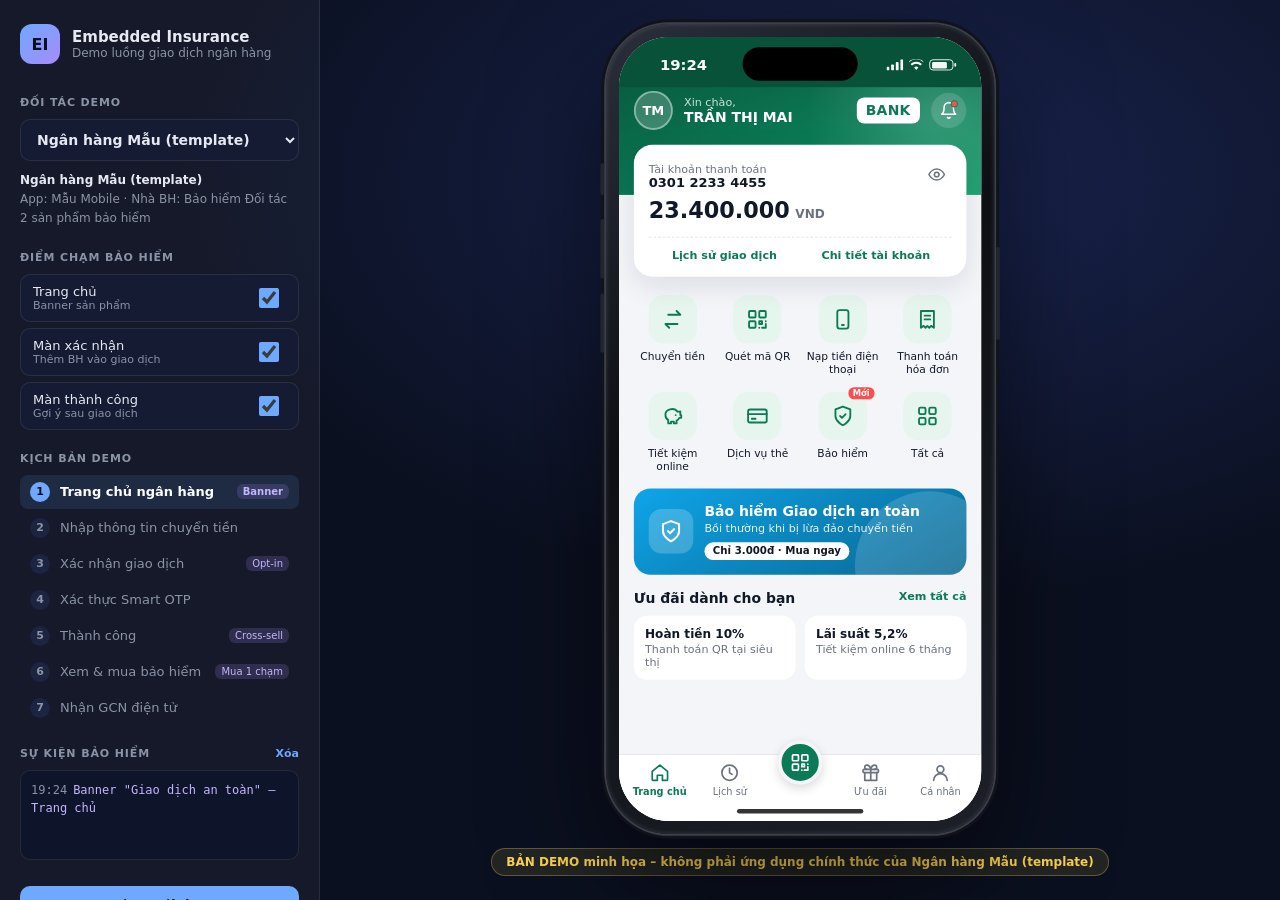
<file: index.html>
<!doctype html>
<html lang="vi">
<head>
  <meta charset="utf-8">
  <meta name="viewport" content="width=device-width, initial-scale=1, viewport-fit=cover">
  <meta name="robots" content="noindex, nofollow">
  <title>Embedded Insurance Demo</title>
  <link rel="preconnect" href="https://fonts.googleapis.com">
  <link href="https://fonts.googleapis.com/css2?family=Google+Sans+Flex:wght@400..800&family=Mulish:wght@400..800&display=swap" rel="stylesheet">
  <link rel="stylesheet" href="css/styles.css">
  <link rel="stylesheet" href="css/skin-sacombank.css">
</head>
<body>
  <div class="stage">
    <!-- PANEL ĐIỀU KHIỂN (người trình bày) -->
    <aside class="panel" id="panel">
      <div class="panel-brand">
        <div class="panel-logo">EI</div>
        <div>
          <div class="panel-title">Embedded Insurance</div>
          <div class="panel-sub">Demo luồng giao dịch ngân hàng</div>
        </div>
        <button class="panel-close" id="btnPanelClose" aria-label="Đóng">✕</button>
      </div>

      <label class="p-label" for="partnerSelect">Đối tác demo</label>
      <select id="partnerSelect" class="p-select"></select>
      <div class="p-meta" id="partnerMeta"></div>

      <div class="p-label">Điểm chạm bảo hiểm</div>
      <div class="p-toggles" id="placementToggles"></div>

      <div class="p-label">Kịch bản demo</div>
      <ol class="p-steps" id="steps"></ol>

      <div class="p-label">Sự kiện bảo hiểm <button class="p-link" id="clearLog">Xóa</button></div>
      <div class="p-log" id="eventLog"></div>

      <div class="p-actions">
        <button class="p-btn" id="btnReset">↺ Làm mới demo</button>
        <button class="p-btn ghost" id="btnPresent">Chế độ trình chiếu (P)</button>
      </div>
    </aside>
    <div class="panel-scrim" id="panelScrim"></div>

    <!-- ĐIỆN THOẠI -->
    <main class="device-area">
      <div class="device-wrap" id="deviceWrap">
        <div class="phone" id="phone">
          <div class="phone-btn b1"></div><div class="phone-btn b2"></div><div class="phone-btn b3"></div><div class="phone-btn b4"></div>
          <div class="screen" id="screen">
            <div class="island"></div>
            <div class="statusbar">
              <span id="clock">9:41</span>
              <span class="sb-icons">
                <svg width="18" height="12" viewBox="0 0 18 12"><rect x="0" y="8" width="3" height="4" rx="1"/><rect x="5" y="5.5" width="3" height="6.5" rx="1"/><rect x="10" y="3" width="3" height="9" rx="1"/><rect x="15" y="0" width="3" height="12" rx="1"/></svg>
                <svg width="16" height="12" viewBox="0 0 16 12"><path d="M8 11.5l2.3-2.6a3.3 3.3 0 00-4.6 0zM3.4 6.7a6.6 6.6 0 019.2 0l1.5-1.7a8.9 8.9 0 00-12.2 0zM.2 3.1a11.3 11.3 0 0115.6 0L16 3 14.6 1.4A13.4 13.4 0 001.4 1.4L0 3z"/></svg>
                <span class="batt"><span></span></span>
              </span>
            </div>
            <div class="app" id="app"></div>
            <div class="sheet-backdrop" id="sheetBackdrop"></div>
            <div class="sheet" id="sheet"></div>
            <div class="toast" id="toast"></div>
            <div class="home-ind"></div>
          </div>
        </div>
      </div>
      <div class="demo-note"><span id="demoNote">Bản demo minh họa</span><button class="note-btn" id="btnPanel">⚙ Điều khiển</button></div>
    </main>
  </div>

  <!-- ===== PROFILE ĐỐI TÁC: thêm 1 dòng cho mỗi ngân hàng ===== -->
  <script src="profiles/template.js"></script>
  <script src="profiles/insurex.js"></script>
  <script src="profiles/sacombank.js"></script>
  <!-- ========================================================== -->

  <!-- Skin riêng theo đối tác (nạp trước app.js) -->
  <script src="js/skin-sacombank.js"></script>

  <script src="js/app.js"></script>
</body>
</html>
</file>
<file: css/styles.css>
/* ============ OUTER STAGE ============ */
:root {
  --stage-bg: #0B1020;
  --panel-bg: rgba(255, 255, 255, .04);
  --panel-line: rgba(255, 255, 255, .09);
  --panel-text: #E6E9F2;
  --panel-muted: #8B93A7;
  --panel-accent: #6EA8FF;
}
* { box-sizing: border-box; margin: 0; padding: 0; }
html, body { height: 100%; }
body {
  font-family: 'Google Sans Flex', system-ui, -apple-system, sans-serif;
  background: radial-gradient(1200px 700px at 70% 20%, #1A2450 0%, var(--stage-bg) 60%);
  color: var(--panel-text);
  overflow: hidden;
}
button { font: inherit; cursor: pointer; border: 0; background: none; color: inherit; }
input, textarea, select { font: inherit; }

.stage { display: flex; height: 100vh; height: 100dvh; }

.panel {
  width: 320px; flex-shrink: 0; padding: 24px 20px; overflow-y: auto;
  background: var(--panel-bg); border-right: 1px solid var(--panel-line);
  display: flex; flex-direction: column; gap: 10px;
  transition: margin-left .3s ease;
}
body.present .panel { margin-left: -320px; }
.panel-brand { display: flex; gap: 12px; align-items: center; margin-bottom: 10px; }
.panel-logo {
  width: 40px; height: 40px; border-radius: 12px; display: grid; place-items: center;
  background: linear-gradient(135deg, #6EA8FF, #A78BFA); font-weight: 800; color: #0B1020;
}
.panel-title { font-weight: 700; font-size: 15px; }
.panel-sub { font-size: 12px; color: var(--panel-muted); }
.p-label {
  font-size: 11px; font-weight: 600; letter-spacing: .08em; text-transform: uppercase;
  color: var(--panel-muted); margin-top: 12px; display: flex; justify-content: space-between; align-items: center;
}
.p-link { font-size: 11px; color: var(--panel-accent); text-transform: none; letter-spacing: 0; }
.p-select {
  width: 100%; padding: 11px 12px; border-radius: 10px; border: 1px solid var(--panel-line);
  background: #141B33; color: var(--panel-text); font-weight: 600; font-size: 14px;
}
.p-meta { font-size: 12px; color: var(--panel-muted); line-height: 1.6; }
.p-meta b { color: var(--panel-text); font-weight: 600; }
.p-toggles { display: flex; flex-direction: column; gap: 6px; }
.p-toggle {
  display: flex; justify-content: space-between; align-items: center; gap: 10px;
  padding: 9px 12px; border-radius: 10px; background: #141B33; border: 1px solid var(--panel-line); font-size: 13px;
}
.p-toggle small { display: block; color: var(--panel-muted); font-size: 11px; }
.p-toggle input { width: 34px; height: 20px; accent-color: var(--panel-accent); }
.p-steps { list-style: none; display: flex; flex-direction: column; gap: 2px; counter-reset: s; }
.p-steps li {
  counter-increment: s; font-size: 13px; padding: 7px 10px; border-radius: 8px; color: var(--panel-muted);
  display: flex; gap: 10px; align-items: center;
}
.p-steps li::before {
  content: counter(s); width: 20px; height: 20px; border-radius: 50%; flex-shrink: 0;
  display: grid; place-items: center; font-size: 11px; font-weight: 700; background: #1C2442;
}
.p-steps li.done { color: var(--panel-text); }
.p-steps li.done::before { background: #2E7D5B; content: '✓'; }
.p-steps li.active { background: rgba(110, 168, 255, .12); color: #fff; font-weight: 600; }
.p-steps li.active::before { background: var(--panel-accent); color: #0B1020; }
.p-steps li.ins { }
.p-steps li .tag { margin-left: auto; font-size: 10px; padding: 2px 6px; border-radius: 6px; background: rgba(167, 139, 250, .18); color: #C4B5FD; }
.p-log {
  min-height: 90px; max-height: 200px; overflow-y: auto; font-size: 12px; line-height: 1.5;
  background: #0E1429; border: 1px solid var(--panel-line); border-radius: 10px; padding: 8px 10px;
  font-family: ui-monospace, SFMono-Regular, Menlo, monospace;
}
.p-log .empty { color: var(--panel-muted); font-family: 'Google Sans Flex', sans-serif; }
.p-log div { padding: 2px 0; }
.p-log .t { color: var(--panel-muted); margin-right: 6px; }
.p-log .ev { color: #C4B5FD; }
.p-log .ev.buy { color: #6EE7B7; }
.p-actions { display: flex; flex-direction: column; gap: 8px; margin-top: auto; padding-top: 16px; }
.p-btn {
  padding: 11px; border-radius: 10px; background: var(--panel-accent); color: #0B1020; font-weight: 700; font-size: 13px;
}
.p-btn.ghost { background: transparent; border: 1px solid var(--panel-line); color: var(--panel-text); font-weight: 500; }

.device-area { flex: 1; display: flex; flex-direction: column; align-items: center; justify-content: center; gap: 14px; overflow: hidden; position: relative; }
.demo-note { font-size: 12px; font-weight: 600; color: #FCD34D; background: rgba(252, 211, 77, .1); border: 1px solid rgba(252, 211, 77, .3); padding: 6px 14px; border-radius: 20px; text-align: center; }
.device-wrap { position: relative; }

/* ============ PHONE FRAME ============ */
.phone {
  position: absolute; top: 0; left: 0; transform-origin: top left;
  width: 418px; height: 872px; border-radius: 68px; padding: 14px;
  background: linear-gradient(145deg, #2B2F3A, #0D0F14 40%, #1D2029);
  box-shadow: 0 0 0 2px #3A3F4C, 0 0 0 5px #111319, 0 50px 120px rgba(0, 0, 0, .55), inset 0 0 6px rgba(255, 255, 255, .15);
}
.phone-btn { position: absolute; background: #23262F; border-radius: 3px; width: 4px; }
.phone-btn.b1 { left: -6px; top: 150px; height: 34px; }
.phone-btn.b2 { left: -6px; top: 210px; height: 64px; }
.phone-btn.b3 { left: -6px; top: 290px; height: 64px; }
.phone-btn.b4 { right: -6px; top: 240px; height: 100px; }

.screen {
  --p: #1B3C8C; --pd: #0F2766; --ac: #2EA3F2; --soft: #EAF1FB; --hero: var(--p);
  --bg: #F3F5F9; --card: #fff; --text: #111827; --muted: #6B7280; --line: #E5E7EB;
  --ok: #10B981; --warn: #F59E0B; --err: #EF4444;
  position: relative; width: 390px; height: 844px; border-radius: 54px; overflow: hidden;
  background: var(--bg); color: var(--text); font-size: 14px;
  isolation: isolate;
}
.island {
  position: absolute; top: 11px; left: 50%; transform: translateX(-50%);
  width: 124px; height: 36px; border-radius: 20px; background: #000; z-index: 50;
}
.statusbar {
  position: absolute; top: 0; left: 0; right: 0; height: 54px; z-index: 40;
  display: flex; justify-content: space-between; align-items: center; padding: 6px 30px 0 44px;
  font-weight: 600; font-size: 16px; color: var(--sbc, #fff); pointer-events: none;
  background: var(--sbg, var(--pd)); transition: background .2s;
}
.statusbar svg { fill: currentColor; }
.sb-icons { display: flex; gap: 6px; align-items: center; }
.batt { width: 26px; height: 12px; border: 1.5px solid currentColor; border-radius: 4px; padding: 1.5px; opacity: .95; position: relative; }
.batt span { display: block; height: 100%; width: 78%; background: currentColor; border-radius: 1.5px; }
.batt::after { content: ''; position: absolute; right: -4px; top: 3px; width: 2px; height: 4px; background: currentColor; border-radius: 1px; }
.home-ind {
  position: absolute; bottom: 8px; left: 50%; transform: translateX(-50%); width: 136px; height: 5px;
  border-radius: 3px; background: #111; z-index: 60; pointer-events: none; opacity: .85;
}
.screen.dark-ind .home-ind { background: #fff; }

/* ============ APP ============ */
.app { position: absolute; inset: 0; }
.scr { position: absolute; inset: 0; display: flex; flex-direction: column; background: var(--bg); animation: slideIn .28s ease; }
.scr.fade { animation: fadeIn .25s ease; }
@keyframes slideIn { from { transform: translateX(28px); opacity: 0; } to { transform: none; opacity: 1; } }
@keyframes fadeIn { from { opacity: 0; } to { opacity: 1; } }
.body { flex: 1; overflow-y: auto; overflow-x: hidden; scrollbar-width: none; }
.body::-webkit-scrollbar { display: none; }
.pad { padding: 16px; }
.footer { padding: 12px 16px 30px; background: var(--card); border-top: 1px solid var(--line); }

/* nav */
.nav {
  background: var(--hero); color: #fff; padding: 56px 8px 14px; display: flex; align-items: center; flex-shrink: 0;
}
.nav-title { flex: 1; text-align: center; font-weight: 700; font-size: 17px; }
.nav-btn { width: 40px; height: 40px; display: grid; place-items: center; border-radius: 12px; color: #fff; }
.nav-btn:active { background: rgba(255, 255, 255, .15); }

/* buttons */
.btn {
  width: 100%; height: 50px; border-radius: 14px; font-weight: 700; font-size: 16px;
  display: flex; align-items: center; justify-content: center; gap: 8px; transition: transform .1s, opacity .2s;
}
.btn:active { transform: scale(.98); }
.btn.primary { background: var(--p); color: #fff; }
.btn.primary:disabled { background: #C7CCD8; color: #fff; cursor: not-allowed; transform: none; }
.btn.outline { border: 1.5px solid var(--p); color: var(--p); background: #fff; }
.btn.soft { background: var(--soft); color: var(--p); }
.btn-row { display: flex; gap: 10px; }

/* home */
.home-hero { background: var(--hero); color: #fff; padding: 58px 16px 70px; position: relative; overflow: hidden; }
.home-hero::after {
  content: ''; position: absolute; width: 280px; height: 280px; border-radius: 50%; right: -90px; top: -60px;
  background: radial-gradient(circle, rgba(255, 255, 255, .16), transparent 70%);
}
.home-top { display: flex; align-items: center; gap: 12px; position: relative; z-index: 1; }
.avatar {
  width: 42px; height: 42px; border-radius: 50%; background: rgba(255, 255, 255, .2); display: grid; place-items: center;
  font-weight: 700; border: 2px solid rgba(255, 255, 255, .4);
}
.hello { font-size: 12px; opacity: .8; }
.uname { font-weight: 700; font-size: 15px; }
.spacer { flex: 1; }
.logo-chip {
  font-weight: 800; letter-spacing: .02em; font-size: 15px; padding: 5px 10px; border-radius: 8px;
  background: #fff; color: var(--p);
}
.icon-btn { width: 38px; height: 38px; border-radius: 50%; display: grid; place-items: center; background: rgba(255, 255, 255, .14); color: #fff; position: relative; }
.icon-btn .dot { position: absolute; top: 8px; right: 9px; width: 8px; height: 8px; border-radius: 50%; background: #FF4D4F; border: 1.5px solid var(--p); }

.acct-card {
  margin: -54px 16px 0; background: var(--card); border-radius: 20px; padding: 16px; position: relative; z-index: 2;
  box-shadow: 0 10px 30px rgba(16, 24, 40, .1);
}
.acct-row { display: flex; justify-content: space-between; align-items: center; }
.acct-label { font-size: 12px; color: var(--muted); }
.acct-no { font-weight: 600; font-size: 14px; display: flex; align-items: center; gap: 6px; }
.acct-bal { font-size: 24px; font-weight: 800; color: var(--text); margin-top: 6px; display: flex; align-items: baseline; gap: 6px; }
.acct-bal small { font-size: 13px; font-weight: 600; color: var(--muted); }
.acct-eye { color: var(--muted); padding: 6px; }
.acct-links { display: flex; border-top: 1px dashed var(--line); margin-top: 14px; padding-top: 12px; }
.acct-links button { flex: 1; font-size: 12px; color: var(--p); font-weight: 600; }

.quick { display: grid; grid-template-columns: repeat(4, 1fr); gap: 16px 8px; padding: 20px 16px 8px; }
.q-item { display: flex; flex-direction: column; align-items: center; gap: 7px; font-size: 11.5px; text-align: center; line-height: 1.25; color: var(--text); }
.q-ic {
  width: 52px; height: 52px; border-radius: 16px; display: grid; place-items: center; background: var(--soft); color: var(--p);
  position: relative; transition: transform .1s;
}
.q-item:active .q-ic { transform: scale(.94); }
.q-ic .new { position: absolute; top: -5px; right: -8px; font-size: 9px; font-weight: 700; background: #FF4D4F; color: #fff; padding: 1px 5px; border-radius: 6px; }

.sec-title { font-weight: 700; font-size: 15px; padding: 16px 16px 10px; display: flex; justify-content: space-between; }
.sec-title a { font-size: 12px; color: var(--p); font-weight: 600; }

.promo {
  margin: 8px 16px 0; border-radius: 18px; padding: 16px; color: #fff; position: relative; overflow: hidden; text-align: left; width: calc(100% - 32px);
  display: flex; gap: 12px; align-items: center;
}
.promo::after { content: ''; position: absolute; width: 160px; height: 160px; border-radius: 50%; right: -40px; bottom: -70px; background: rgba(255, 255, 255, .15); }
.promo .pi { width: 48px; height: 48px; border-radius: 14px; background: rgba(255, 255, 255, .2); display: grid; place-items: center; flex-shrink: 0; }
.promo .pt { font-weight: 700; font-size: 15px; }
.promo .ps { font-size: 12px; opacity: .9; margin-top: 2px; }
.promo .pbadge { display: inline-block; margin-top: 8px; font-size: 11px; font-weight: 700; padding: 3px 9px; border-radius: 20px; background: #fff; color: var(--text); position: relative; z-index: 1; }

.tiles { display: grid; grid-template-columns: 1fr 1fr; gap: 10px; padding: 0 16px 16px; }
.tile { background: var(--card); border-radius: 14px; padding: 12px; font-size: 12px; color: var(--muted); }
.tile b { display: block; color: var(--text); font-size: 13px; margin-bottom: 2px; }

.tabbar {
  display: flex; background: var(--card); border-top: 1px solid var(--line); padding: 8px 6px 26px; flex-shrink: 0;
}
.tab { flex: 1; display: flex; flex-direction: column; align-items: center; gap: 3px; font-size: 10.5px; color: var(--muted); }
.tab.on { color: var(--p); font-weight: 600; }
.tab.center .tc { width: 48px; height: 48px; margin-top: -24px; border-radius: 50%; background: var(--p); color: #fff; display: grid; place-items: center; border: 4px solid var(--bg); box-shadow: 0 4px 12px rgba(0, 0, 0, .15); }

/* transfer form */
.card { background: var(--card); border-radius: 16px; padding: 14px; }
.card + .card { margin-top: 12px; }
.src { display: flex; align-items: center; gap: 12px; }
.src .si { width: 40px; height: 40px; border-radius: 12px; background: var(--soft); color: var(--p); display: grid; place-items: center; font-weight: 800; font-size: 11px; }
.src .sn { font-weight: 600; }
.src .sb { font-size: 12px; color: var(--muted); }
.seg { display: flex; background: #E9ECF2; border-radius: 12px; padding: 3px; margin: 14px 0; }
.seg button { flex: 1; padding: 8px 4px; font-size: 12.5px; border-radius: 10px; color: var(--muted); font-weight: 500; }
.seg button.on { background: #fff; color: var(--p); font-weight: 700; box-shadow: 0 1px 3px rgba(0, 0, 0, .08); }
.lbl { font-size: 12px; color: var(--muted); font-weight: 500; margin: 0 2px 8px; }
.contacts { display: flex; gap: 14px; overflow-x: auto; padding-bottom: 4px; scrollbar-width: none; margin-bottom: 14px; }
.contacts::-webkit-scrollbar { display: none; }
.ct { display: flex; flex-direction: column; align-items: center; gap: 5px; width: 62px; flex-shrink: 0; font-size: 10.5px; text-align: center; line-height: 1.2; }
.ct .ca { width: 46px; height: 46px; border-radius: 50%; background: #fff; border: 1.5px solid var(--line); display: grid; place-items: center; font-weight: 700; color: var(--p); font-size: 13px; }
.ct.sel .ca { border-color: var(--p); background: var(--soft); }
.ct .cb { color: var(--muted); font-size: 9.5px; }
.field { background: var(--card); border: 1.5px solid var(--line); border-radius: 14px; padding: 9px 14px; margin-bottom: 10px; transition: border-color .15s; display: block; width: 100%; text-align: left; }
.field:focus-within { border-color: var(--p); }
.field label, .field .fl { font-size: 11.5px; color: var(--muted); display: block; }
.field input, .field textarea { width: 100%; border: 0; outline: 0; background: transparent; font-size: 16px; font-weight: 600; color: var(--text); padding: 3px 0 1px; resize: none; }
.field input::placeholder, .field textarea::placeholder { color: #B6BCC8; font-weight: 500; }
.field .fv { font-size: 15px; font-weight: 600; padding: 3px 0 1px; display: flex; justify-content: space-between; align-items: center; color: var(--text); }
.field .fv.ph { color: #B6BCC8; font-weight: 500; }
.field-amt { display: flex; align-items: center; }
.field-amt input { font-size: 22px; font-weight: 800; }
.field-amt .cur { font-weight: 700; color: var(--muted); }
.namerow { margin: -4px 4px 12px; font-size: 13px; min-height: 18px; display: flex; align-items: center; gap: 6px; }
.namerow.ok { color: var(--ok); font-weight: 700; }
.namerow.load { color: var(--muted); }
.words { font-size: 12px; color: var(--muted); font-style: italic; margin: -4px 4px 10px; min-height: 16px; }
.words.err { color: var(--err); font-style: normal; }
.chips { display: flex; gap: 8px; margin-bottom: 14px; flex-wrap: wrap; }
.chip { padding: 7px 12px; border-radius: 20px; background: #fff; border: 1px solid var(--line); font-size: 12.5px; font-weight: 600; color: var(--text); }
.chip:active { background: var(--soft); border-color: var(--p); }

.spin { width: 14px; height: 14px; border: 2px solid currentColor; border-right-color: transparent; border-radius: 50%; animation: rot .7s linear infinite; display: inline-block; }
@keyframes rot { to { transform: rotate(360deg); } }

/* confirm */
.amt-hero { text-align: center; padding: 18px 12px 16px; }
.amt-hero .al { font-size: 12px; color: var(--muted); }
.amt-hero .av { font-size: 30px; font-weight: 800; color: var(--p); margin: 4px 0; }
.amt-hero .aw { font-size: 12px; color: var(--muted); font-style: italic; }
.rows .r { display: flex; justify-content: space-between; gap: 14px; padding: 11px 0; border-bottom: 1px solid #F1F2F5; font-size: 13.5px; }
.rows .r:last-child { border-bottom: 0; }
.rows .r span:first-child { color: var(--muted); flex-shrink: 0; }
.rows .r span:last-child { text-align: right; font-weight: 600; }
.rows .r .sub { display: block; font-weight: 400; color: var(--muted); font-size: 12px; }
.r.total span:last-child { color: var(--p); font-size: 16px; font-weight: 800; }

/* embedded offer */
.offer {
  margin-top: 12px; border-radius: 16px; padding: 14px; position: relative; overflow: hidden;
  background: linear-gradient(135deg, #F0F9FF, #FFFFFF 60%); border: 1.5px solid #BAE6FD; transition: all .2s;
}
.offer.on { border-color: var(--ok); background: linear-gradient(135deg, #ECFDF5, #fff 60%); box-shadow: 0 0 0 3px rgba(16, 185, 129, .12); }
.offer .ob { position: absolute; top: 0; right: 0; font-size: 10px; font-weight: 700; padding: 4px 10px; border-bottom-left-radius: 12px; background: #0EA5E9; color: #fff; }
.offer.on .ob { background: var(--ok); }
.offer .oh { display: flex; gap: 12px; align-items: flex-start; }
.offer .oi { width: 42px; height: 42px; border-radius: 12px; display: grid; place-items: center; color: #fff; flex-shrink: 0; }
.offer .ot { font-weight: 700; font-size: 14px; padding-right: 58px; }
.offer .od { font-size: 12px; color: var(--muted); margin-top: 3px; line-height: 1.45; }
.offer .of { display: flex; align-items: center; justify-content: space-between; margin-top: 12px; padding-top: 10px; border-top: 1px dashed #D5DAE3; }
.offer .op { font-size: 13px; }
.offer .op b { font-size: 16px; color: var(--text); }
.offer .more { font-size: 12px; color: var(--p); font-weight: 600; text-decoration: underline; margin-top: 8px; display: inline-block; }
.offer .prov { font-size: 10.5px; color: var(--muted); margin-top: 8px; }
.sw { width: 50px; height: 30px; border-radius: 20px; background: #D1D5DB; position: relative; transition: background .2s; flex-shrink: 0; }
.sw::after { content: ''; position: absolute; top: 3px; left: 3px; width: 24px; height: 24px; border-radius: 50%; background: #fff; transition: transform .2s; box-shadow: 0 1px 3px rgba(0, 0, 0, .2); }
.sw.on { background: var(--ok); }
.sw.on::after { transform: translateX(20px); }

/* otp */
.otp-wrap { flex: 1; display: flex; flex-direction: column; align-items: center; padding: 30px 24px 0; text-align: center; }
.otp-ic { width: 72px; height: 72px; border-radius: 22px; background: var(--soft); color: var(--p); display: grid; place-items: center; margin-bottom: 18px; }
.otp-t { font-weight: 700; font-size: 18px; }
.otp-s { font-size: 13px; color: var(--muted); margin-top: 6px; line-height: 1.5; }
.dots { display: flex; gap: 16px; margin: 28px 0 10px; }
.dots i { width: 16px; height: 16px; border-radius: 50%; border: 2px solid #C5CAD5; transition: all .12s; }
.dots i.f { background: var(--p); border-color: var(--p); transform: scale(1.08); }
.dots.shake { animation: shake .35s; }
@keyframes shake { 25% { transform: translateX(-8px); } 75% { transform: translateX(8px); } }
.otp-hint { font-size: 11.5px; color: var(--muted); background: #FFF7E6; color: #9A6700; padding: 5px 10px; border-radius: 8px; }
.keypad { display: grid; grid-template-columns: repeat(3, 1fr); gap: 8px; padding: 12px 24px 34px; background: #fff; }
.key { height: 54px; border-radius: 14px; font-size: 24px; font-weight: 600; color: var(--text); }
.key:active { background: var(--soft); }
.key.fn { font-size: 14px; color: var(--muted); display: grid; place-items: center; }

/* processing */
.proc { position: absolute; inset: 0; background: rgba(255, 255, 255, .96); z-index: 20; display: flex; flex-direction: column; align-items: center; justify-content: center; gap: 18px; animation: fadeIn .2s; }
.proc .ring { width: 56px; height: 56px; border-radius: 50%; border: 5px solid var(--soft); border-top-color: var(--p); animation: rot .8s linear infinite; }
.proc p { font-weight: 600; color: var(--muted); }

/* success */
.succ-hero { background: var(--hero); color: #fff; padding: 64px 20px 76px; text-align: center; position: relative; }
.succ-check { width: 68px; height: 68px; border-radius: 50%; background: #fff; color: var(--ok); display: grid; place-items: center; margin: 0 auto 12px; animation: pop .45s cubic-bezier(.2, 1.6, .4, 1); }
@keyframes pop { from { transform: scale(0); } to { transform: scale(1); } }
.succ-t { font-weight: 700; font-size: 17px; opacity: .95; }
.succ-a { font-size: 30px; font-weight: 800; margin-top: 4px; }
.succ-d { font-size: 12px; opacity: .8; margin-top: 4px; }
.receipt { margin: -56px 16px 0; position: relative; z-index: 2; box-shadow: 0 10px 30px rgba(16, 24, 40, .08); }
.policy-ok {
  display: flex; gap: 12px; align-items: center; background: #ECFDF5; border: 1px solid #A7F3D0; border-radius: 14px; padding: 12px; margin-top: 12px;
}
.policy-ok .pk { width: 36px; height: 36px; border-radius: 10px; background: var(--ok); color: #fff; display: grid; place-items: center; flex-shrink: 0; }
.policy-ok b { font-size: 13px; display: block; }
.policy-ok span { font-size: 11.5px; color: #047857; }

.xsell { margin-top: 18px; }
.xs-h { display: flex; align-items: center; gap: 6px; font-weight: 700; font-size: 15px; margin-bottom: 10px; }
.xs-h .spark { color: #F59E0B; }
.xs-card {
  display: flex; gap: 12px; align-items: center; background: var(--card); border-radius: 16px; padding: 14px; width: 100%; text-align: left;
  border: 1px solid var(--line); margin-bottom: 10px; position: relative; overflow: hidden;
}
.xs-card::before { content: ''; position: absolute; left: 0; top: 0; bottom: 0; width: 4px; background: var(--c); }
.xs-card .xi { width: 46px; height: 46px; border-radius: 14px; display: grid; place-items: center; color: #fff; background: var(--c); flex-shrink: 0; }
.xs-card .xt { font-weight: 700; font-size: 14px; }
.xs-card .xd { font-size: 12px; color: var(--muted); margin-top: 2px; line-height: 1.4; }
.xs-card .xb { display: inline-block; margin-top: 6px; font-size: 11px; font-weight: 700; color: var(--c); background: color-mix(in srgb, var(--c) 12%, white); padding: 2px 8px; border-radius: 8px; }
.xs-card .xgo { color: var(--muted); flex-shrink: 0; }

/* product */
.prod-hero { color: #fff; padding: 56px 16px 60px; position: relative; overflow: hidden; }
.prod-hero::after { content: ''; position: absolute; width: 240px; height: 240px; border-radius: 50%; right: -70px; top: 10px; background: rgba(255, 255, 255, .14); }
.prod-hero .nav-btn { margin-left: -8px; }
.prod-hero .pic { width: 56px; height: 56px; border-radius: 16px; background: rgba(255, 255, 255, .22); display: grid; place-items: center; margin: 10px 0 12px; }
.prod-hero h2 { font-size: 21px; font-weight: 800; line-height: 1.25; position: relative; z-index: 1; }
.prod-hero p { font-size: 13px; opacity: .92; margin-top: 6px; line-height: 1.45; position: relative; z-index: 1; }
.prod-hero .prov { font-size: 11px; opacity: .85; margin-top: 10px; display: inline-flex; gap: 6px; align-items: center; background: rgba(0, 0, 0, .15); padding: 4px 10px; border-radius: 20px; position: relative; z-index: 1; }
.prod-body { margin-top: -36px; position: relative; z-index: 2; padding: 0 16px 16px; }
.plans { display: flex; flex-direction: column; gap: 8px; }
.plan { display: flex; align-items: center; gap: 12px; padding: 12px 14px; border-radius: 14px; border: 1.5px solid var(--line); background: #fff; width: 100%; text-align: left; }
.plan.on { border-color: var(--c); background: color-mix(in srgb, var(--c) 6%, white); }
.plan .rd { width: 20px; height: 20px; border-radius: 50%; border: 2px solid #C5CAD5; flex-shrink: 0; position: relative; }
.plan.on .rd { border-color: var(--c); }
.plan.on .rd::after { content: ''; position: absolute; inset: 3px; border-radius: 50%; background: var(--c); }
.plan .pn { font-weight: 700; font-size: 14px; }
.plan .pc { font-size: 12px; color: var(--muted); }
.plan .pp { margin-left: auto; text-align: right; font-weight: 800; font-size: 14px; }
.plan .pp small { display: block; font-weight: 500; font-size: 11px; color: var(--muted); }
.benefits { list-style: none; }
.benefits li { display: flex; gap: 10px; font-size: 13px; line-height: 1.45; padding: 7px 0; }
.benefits li svg { color: var(--ok); flex-shrink: 0; margin-top: 1px; }
.autofill { display: flex; gap: 8px; align-items: center; font-size: 11.5px; color: var(--p); background: var(--soft); padding: 7px 10px; border-radius: 10px; margin-bottom: 8px; font-weight: 600; }
.consent { display: flex; gap: 10px; font-size: 12px; color: var(--muted); line-height: 1.5; align-items: flex-start; margin-top: 14px; text-align: left; }
.consent .cb { width: 20px; height: 20px; border-radius: 6px; border: 2px solid #C5CAD5; flex-shrink: 0; display: grid; place-items: center; color: #fff; }
.consent.on .cb { background: var(--p); border-color: var(--p); }
.consent a { color: var(--p); font-weight: 600; }
.buybar { display: flex; align-items: center; gap: 14px; }
.buybar .bp { flex-shrink: 0; }
.buybar .bp small { display: block; font-size: 11px; color: var(--muted); }
.buybar .bp b { font-size: 18px; font-weight: 800; }

/* certificate */
.cert { border-radius: 20px; padding: 18px; color: #fff; position: relative; overflow: hidden; margin-top: 4px; }
.cert::after { content: ''; position: absolute; width: 200px; height: 200px; border-radius: 50%; right: -60px; top: -60px; background: rgba(255, 255, 255, .15); }
.cert .ch { display: flex; justify-content: space-between; align-items: center; font-size: 11px; opacity: .9; letter-spacing: .06em; text-transform: uppercase; font-weight: 600; }
.cert .cn { font-size: 19px; font-weight: 800; margin: 10px 0 2px; position: relative; z-index: 1; }
.cert .cno { font-size: 12px; opacity: .9; font-family: ui-monospace, Menlo, monospace; }
.cert .cg { display: grid; grid-template-columns: 1fr 1fr; gap: 10px; margin-top: 16px; position: relative; z-index: 1; }
.cert .cg div { font-size: 11px; opacity: .85; }
.cert .cg b { display: block; font-size: 13px; opacity: 1; margin-top: 1px; }

/* insurance hub */
.pol { display: flex; gap: 12px; align-items: center; padding: 12px 0; border-bottom: 1px solid #F1F2F5; }
.pol:last-child { border-bottom: 0; }
.pol .pi { width: 40px; height: 40px; border-radius: 12px; display: grid; place-items: center; color: #fff; flex-shrink: 0; }
.pol .pt { font-weight: 600; font-size: 13.5px; }
.pol .ps { font-size: 11.5px; color: var(--muted); }
.pol .st { margin-left: auto; font-size: 11px; font-weight: 700; color: var(--ok); background: #ECFDF5; padding: 3px 8px; border-radius: 8px; }
.empty-s { text-align: center; color: var(--muted); font-size: 13px; padding: 18px 0; }

/* bảo hiểm của tôi */
.chip.sel { background: var(--soft); border-color: var(--p); color: var(--p); }
.mp-sum { display: flex; align-items: center; gap: 12px; padding: 14px; border-radius: 16px; background: var(--hero); color: #fff; margin-bottom: 12px; }
.mp-sum .ms-i { width: 44px; height: 44px; border-radius: 14px; background: rgba(255, 255, 255, .18); display: grid; place-items: center; flex-shrink: 0; }
.mp-sum small { display: block; font-size: 11.5px; opacity: .85; }
.mp-sum b { display: block; font-size: 14px; margin-top: 1px; }
.mp-sum .ms-r { margin-left: auto; text-align: right; }
.mp { background: var(--card); border-radius: 16px; padding: 14px; margin-bottom: 12px; border: 1px solid var(--line); position: relative; overflow: hidden; }
.mp::before { content: ''; position: absolute; left: 0; top: 0; bottom: 0; width: 4px; background: var(--c); }
.mp-h { display: flex; align-items: center; gap: 12px; }
.mp-i { width: 42px; height: 42px; border-radius: 12px; background: var(--c); color: #fff; display: grid; place-items: center; flex-shrink: 0; }
.mp-t { flex: 1; min-width: 0; }
.mp-t b { display: block; font-size: 14.5px; line-height: 1.3; }
.mp-t small { display: block; font-size: 12px; color: var(--muted); margin-top: 1px; }
.mp-st { font-size: 11px; font-weight: 700; color: var(--ok); background: #ECFDF5; padding: 4px 8px; border-radius: 8px; white-space: nowrap; align-self: flex-start; }
.mp-g { display: grid; grid-template-columns: 1fr 1fr; gap: 10px 12px; margin-top: 14px; padding-top: 12px; border-top: 1px dashed var(--line); }
.mp-g small { display: block; font-size: 11.5px; color: var(--muted); }
.mp-g b { display: block; font-size: 13px; margin-top: 1px; }
.mp-bar { height: 6px; border-radius: 3px; background: #EEF0F4; margin-top: 14px; overflow: hidden; }
.mp-bar i { display: block; height: 100%; border-radius: 3px; background: var(--c); }
.mp-left { font-size: 12px; color: var(--muted); margin-top: 6px; }
.mp-claim { display: flex; gap: 8px; align-items: flex-start; font-size: 12px; line-height: 1.45; color: #9A6700; background: #FFF7E6; border-radius: 10px; padding: 9px 10px; margin-top: 12px; }
.mp-claim svg { flex-shrink: 0; margin-top: 1px; }
.mp-act { display: flex; gap: 8px; margin-top: 12px; }
.mp-act button { flex: 1; height: 40px; border-radius: 12px; font-size: 12.5px; font-weight: 700; display: flex; align-items: center; justify-content: center; gap: 6px; background: var(--soft); color: var(--p); }
.mp-act button:disabled { opacity: .45; cursor: not-allowed; }
.mp-more { width: 100%; height: 44px; border-radius: 12px; border: 1.5px dashed #C9CFDA; color: var(--p); font-weight: 700; font-size: 13px; display: flex; align-items: center; justify-content: center; gap: 6px; }
.mp-empty { text-align: center; background: var(--card); border-radius: 16px; padding: 28px 22px 22px; }
.mp-empty > span { width: 76px; height: 76px; border-radius: 50%; background: var(--soft); color: var(--p); display: grid; place-items: center; margin: 0 auto 14px; }
.mp-empty b { font-size: 15.5px; }
.mp-empty p { font-size: 13px; color: var(--muted); line-height: 1.5; margin: 6px 0 18px; }
.mp-help { display: flex; align-items: center; gap: 12px; width: 100%; text-align: left; background: var(--card); border-radius: 14px; padding: 12px 14px; margin-top: 12px; color: var(--p); }
.mp-help span { flex: 1; font-size: 13.5px; font-weight: 600; color: var(--text); }
.mp-help small { display: block; font-size: 12px; font-weight: 400; color: var(--muted); }

/* sheet */
.sheet-backdrop { position: absolute; inset: 0; background: rgba(0, 0, 0, .4); opacity: 0; pointer-events: none; transition: opacity .25s; z-index: 70; }
.sheet-backdrop.on { opacity: 1; pointer-events: auto; }
.sheet {
  position: absolute; left: 0; right: 0; bottom: 0; max-height: 78%; background: #fff; border-radius: 24px 24px 0 0; z-index: 71;
  transform: translateY(105%); transition: transform .3s cubic-bezier(.2, .8, .2, 1); display: flex; flex-direction: column;
}
.sheet.on { transform: none; }
.sh-grab { width: 40px; height: 5px; border-radius: 3px; background: #D9DDE5; margin: 8px auto 4px; flex-shrink: 0; }
.sh-h { display: flex; align-items: center; justify-content: space-between; padding: 8px 16px 10px; font-weight: 700; font-size: 16px; }
.sh-b { overflow-y: auto; padding: 0 16px 34px; }
.search { display: flex; align-items: center; gap: 8px; background: #F3F4F7; border-radius: 12px; padding: 10px 12px; margin-bottom: 8px; color: var(--muted); }
.search input { border: 0; outline: 0; background: transparent; flex: 1; font-size: 16px; }
.bank-it { display: flex; align-items: center; gap: 12px; padding: 11px 4px; border-bottom: 1px solid #F1F2F5; width: 100%; text-align: left; }
.bank-it .bl { width: 40px; height: 40px; border-radius: 10px; background: var(--soft); color: var(--p); display: grid; place-items: center; font-weight: 800; font-size: 10px; flex-shrink: 0; }
.bank-it .bn { font-size: 13.5px; font-weight: 500; }

/* toast */
.toast {
  position: absolute; left: 50%; bottom: 110px; transform: translate(-50%, 20px); background: rgba(17, 24, 39, .92); color: #fff;
  padding: 10px 16px; border-radius: 12px; font-size: 13px; opacity: 0; transition: all .25s; z-index: 90; pointer-events: none; white-space: nowrap;
}
.toast.on { opacity: 1; transform: translate(-50%, 0); }

/* ============ RESPONSIVE ============ */
.panel-close, .note-btn, .panel-scrim { display: none; }

/* Màn hình hẹp (tablet, laptop nhỏ): bảng điều khiển thành ngăn kéo */
body.drawer .panel {
  position: fixed; top: 0; bottom: 0; left: 0; z-index: 1000; width: min(320px, 86vw);
  background: #10162B; margin-left: 0; transform: translateX(-100%); transition: transform .28s ease;
  box-shadow: 20px 0 60px rgba(0, 0, 0, .4); padding-top: max(24px, env(safe-area-inset-top));
}
body.drawer.panel-open .panel { transform: none; }
body:not(.ready) .panel { transition: none; }
body.drawer .panel-close { display: block; margin-left: auto; font-size: 18px; color: var(--panel-muted); padding: 6px 8px; }
body.drawer .panel-scrim { display: block; position: fixed; inset: 0; z-index: 999; background: rgba(0, 0, 0, .5); opacity: 0; pointer-events: none; transition: opacity .28s; }
body.drawer.panel-open .panel-scrim { opacity: 1; pointer-events: auto; }
body.drawer .demo-note { display: flex; align-items: center; gap: 10px; }
body.drawer .note-btn { display: inline-block; font-size: 12px; font-weight: 700; color: #0B1020; background: #FCD34D; padding: 3px 10px; border-radius: 12px; white-space: nowrap; }

/* Điện thoại thật: bỏ khung, app chiếm toàn màn hình */
body.native { background: var(--stage-bg); }
body.native .device-area { justify-content: flex-start; gap: 0; }
body.native .demo-note {
  order: -1; width: 100%; border-radius: 0; border-width: 0 0 1px; font-size: 11px; padding: 5px 12px;
  padding-top: max(5px, env(safe-area-inset-top)); justify-content: space-between; background: #1A1608;
}
body.native .device-wrap { flex: 1; min-height: 0; width: 100% !important; height: auto !important; }
body.native .phone {
  position: relative; width: 100%; height: 100%; transform: none !important; padding: 0; border-radius: 0;
  background: none; box-shadow: none;
}
body.native .phone-btn, body.native .island, body.native .statusbar, body.native .home-ind { display: none; }
body.native .screen { width: 100%; height: 100%; border-radius: 0; }
body.native .nav { padding-top: 10px; }
body.native .home-hero { padding-top: 16px; }
body.native .succ-hero { padding-top: 28px; }
body.native .prod-hero { padding-top: 12px; }
body.native .footer { padding-bottom: max(14px, env(safe-area-inset-bottom)); }
body.native .tabbar { padding-bottom: max(10px, env(safe-area-inset-bottom)); }
body.native .keypad { padding-bottom: max(16px, env(safe-area-inset-bottom)); }
body.native .sh-b { padding-bottom: max(20px, env(safe-area-inset-bottom)); }
body.native .otp-wrap { padding-top: 16px; }

/* Nhúng trong landing page (?embed=1): bỏ panel, banner, khung máy; màn hình app 390×844 ở góc trái trên */
body.embed { background: transparent; overflow: hidden; }
body.embed .panel, body.embed .panel-scrim, body.embed .demo-note { display: none !important; }
body.embed .stage, body.embed .device-area { display: block; height: auto; }
body.embed .device-wrap { width: 390px !important; height: 844px !important; }
body.embed .phone { transform: none !important; width: 390px; height: 844px; padding: 0; border-radius: 0; background: none; box-shadow: none; }
body.embed .phone-btn { display: none; }
body.embed .screen { border-radius: 0; }

/* Ưu đãi tặng kỳ đầu + ô tích đồng ý ở gợi ý bảo hiểm màn xác nhận */
.promo-tag { display: inline-block; padding: 2px 8px; border-radius: 999px; background: #FFF1E6; color: #C2410C; font-size: 11.5px; font-weight: 700; }
.offer .op s { color: var(--muted); font-weight: 500; }
.promo-note { margin-top: 8px; font-size: 11.5px; line-height: 1.45; color: var(--muted); }
.addon-consent { width: 100%; margin-top: 10px; padding: 10px; border-radius: 12px; background: #fff; border: 1.5px solid var(--line); font-size: 12.5px; color: var(--text); }
.addon-consent.on { border-color: var(--p); }
</file>
<file: css/skin-sacombank.css>
/* ============ SKIN: SACOMBANK ============ */
[data-skin="sacombank"] {
  --navy: #14336B; --orange: #F37021; --bg: #F1F2F6;
  font-family: 'Mulish', 'Google Sans Flex', system-ui, sans-serif;
}
[data-skin="sacombank"] .btn { border-radius: 30px; height: 52px; font-size: 17px; }
[data-skin="sacombank"] .btn.white { background: #fff; color: var(--p); box-shadow: 0 2px 10px rgba(16, 24, 40, .06); }
[data-skin="sacombank"] .nav-title { font-size: 18px; font-weight: 800; }
[data-skin="sacombank"] .footer { border-top: 0; background: var(--bg); padding-left: 28px; padding-right: 28px; }

/* ---------- Trang chủ ---------- */
.sc-home { background: #fff; }
.sc-home .body { overflow: hidden; }
.sc-hero {
  position: relative; height: 422px; padding: 55px 11px 0 17px; color: #fff; overflow: hidden;
  border-radius: 0 0 50% 50% / 0 0 38px 38px;
  background: #6FA8E8 url(../assets/sacombank-hero.jpg) top center / 100% auto no-repeat;
}
.sc-top { display: flex; align-items: center; gap: 0; }
.sc-search {
  width: 252px; height: 46px; border-radius: 6px; background: rgba(46, 92, 170, .42); color: #fff;
  display: flex; align-items: center; justify-content: flex-end; padding: 0 14px;
}
.sc-bell { color: #fff; flex: 1; height: 46px; display: grid; place-items: center; }
.sc-bell svg { fill: #fff; }
.sc-ava { width: 46px; height: 46px; border-radius: 50%; background: #F1F2F4; display: grid; place-items: center; border: 2px solid #fff; overflow: hidden; }
.sc-ava svg { fill: #D0D3D9; stroke: #D0D3D9; margin-top: 6px; }
.sc-greet { margin-top: 9px; font-size: 15.5px; font-weight: 700; text-shadow: 0 1px 6px rgba(20, 50, 110, .4); }

.sc-tiles { display: grid; grid-template-columns: 1fr 1fr; gap: 16px 14px; padding: 0 14px; margin-top: -71px; position: relative; z-index: 2; }
.sc-tile {
  position: relative; height: 101px; border-radius: 16px; text-align: left; padding: 0 22px 14px; display: flex; align-items: flex-end;
  font-size: 16.5px; font-weight: 700; line-height: 1.32; border: 1px solid rgba(255, 255, 255, .85); transition: transform .1s;
}
.sc-tile:active { transform: scale(.97); }
.sc-tile.or { color: #E8641B; background: linear-gradient(180deg, #FBDDBE 0%, #FFF4E8 30%, #FFFBF6 58%, #FCE4CC 100%); box-shadow: inset 0 1px 0 rgba(255, 255, 255, .9), 0 12px 16px -10px rgba(232, 130, 50, .55); }
.sc-tile.bl { color: #1877C9; background: linear-gradient(180deg, #BFDCF7 0%, #E9F4FE 30%, #F8FCFF 58%, #C9E3F8 100%); box-shadow: inset 0 1px 0 rgba(255, 255, 255, .9), 0 12px 16px -10px rgba(40, 130, 210, .55); }
.sc-tile .ti { position: absolute; top: 20px; right: 18px; color: var(--p); }
.sc-tile .ti.new { top: 21px; background: var(--orange); color: #fff; font-size: 11.5px; font-weight: 600; padding: 2px 6px; border-radius: 6px; line-height: 1.4; }

.sc-svc { display: grid; grid-template-columns: repeat(4, 1fr); padding: 54px 20px 0; }
.sc-svc button { display: flex; flex-direction: column; align-items: center; gap: 12px; font-size: 13.5px; line-height: 1.2; color: #111827; text-align: center; }
.sc-svc .si {
  position: relative; width: 76px; height: 54px; border-radius: 12px; display: grid; place-items: center; color: var(--p);
  background: linear-gradient(180deg, #fff 0%, #F6F7F9 100%); border: 1px solid #ECEEF2; border-top-color: #DADDE3; box-shadow: 0 3px 0 #DFE2E8;
}
.sc-svc .si .new { position: absolute; top: -8px; right: -6px; font-style: normal; font-size: 10px; font-weight: 700; color: #fff; background: var(--orange); padding: 1px 6px; border-radius: 6px; }

.sc-tab { display: flex; align-items: flex-end; background: #fff; padding: 0 12px 20px; flex-shrink: 0; }
.sc-tab button { flex: 1; display: flex; flex-direction: column; align-items: center; gap: 12px; font-size: 13.5px; color: #111827; }
.sc-tab button svg { color: var(--p); }
.sc-tab .mid { gap: 22px; }
.sc-tab .qr {
  width: 58px; height: 58px; border-radius: 50%; display: grid; place-items: center;
  background: radial-gradient(circle at 35% 28%, #FF9D52, var(--orange) 72%); box-shadow: 0 14px 22px -4px rgba(243, 112, 33, .5);
}
.sc-tab .qr svg { color: #fff; }

/* ---------- Chuyển tiền ---------- */
.sc-tf { background: var(--bg); }
.sc-head { background: var(--p); color: #fff; padding-top: 54px; flex-shrink: 0; }
.sc-nav, .sc-auth-nav { display: flex; align-items: center; height: 52px; padding: 0 8px; }
.sc-nav > div, .sc-auth-nav > div { flex: 1; text-align: center; font-size: 19px; font-weight: 800; }
.sc-nav button, .sc-nav span, .sc-auth-nav button, .sc-auth-nav span { width: 44px; height: 44px; display: grid; place-items: center; color: inherit; }
.sc-tabs { display: flex; gap: 6px; padding: 4px 12px 12px; }
.sc-tabs button { flex: 1; height: 38px; border-radius: 20px; font-size: 17px; font-weight: 700; color: rgba(255, 255, 255, .8); }
.sc-tabs button.on { background: #fff; color: var(--p); font-weight: 800; }

.sc-form { padding: 0 16px 20px; }
.sc-form::before { content: ''; display: block; height: 46px; margin: 0 -16px -46px; background: var(--p); }
.sc-bgbody { flex: 1; overflow: hidden; }
.sc-src { position: relative; background: #fff; border-radius: 14px; padding: 16px 16px 0; box-shadow: 0 6px 18px rgba(16, 24, 40, .12); }
.sc-src .sr1 { display: flex; align-items: center; gap: 14px; padding-bottom: 14px; }
.sc-src .thumb {
  width: 62px; height: 40px; border-radius: 5px; flex-shrink: 0; position: relative; overflow: hidden;
  background: linear-gradient(135deg, #1A6FC4 0%, #0B56A4 55%, #2E8BE0 100%);
}
.sc-src .thumb::after { content: ''; position: absolute; right: -14px; bottom: -18px; width: 44px; height: 44px; border-radius: 50%; border: 6px solid rgba(255, 255, 255, .22); }
.sc-src .thumb i { position: absolute; left: 5px; top: 5px; font-style: normal; font-size: 3.6px; font-weight: 700; color: rgba(255, 255, 255, .9); letter-spacing: .03em; }
.sc-src .sr1 b { display: block; font-size: 18px; font-weight: 800; color: #111827; }
.sc-src .sr1 small { display: block; font-size: 14.5px; color: #8A8F99; margin-top: 1px; }
.sc-src .sr2 { display: flex; justify-content: space-between; align-items: center; padding: 14px 0; border-top: 1px solid #EEF0F3; border-bottom: 1px solid #EEF0F3; font-size: 15.5px; color: #1F2937; }
.sc-src .sr2 b { font-size: 18px; font-weight: 500; color: #111827; }
.sc-src .sr3 { height: 26px; display: grid; place-items: center; color: #C3C7CF; }

.sc-lbl { display: block; font-size: 15px; color: #1F2937; margin: 16px 2px 8px; }
.sc-box {
  display: flex; align-items: center; gap: 10px; width: 100%; min-height: 54px; padding: 8px 16px; text-align: left;
  background: #fff; border-radius: 12px; font-size: 17px; color: #111827; border: 1.5px solid transparent; transition: border-color .15s;
}
.sc-box:focus-within { border-color: var(--p); }
.sc-box input, .sc-box textarea { flex: 1; min-width: 0; border: 0; outline: 0; background: transparent; font-size: 17px; color: #111827; resize: none; padding: 0; }
.sc-box input::placeholder { color: #B6BCC8; }
.sc-box .bt { flex: 1; min-width: 0; }
.sc-box .bt.ph { color: #B6BCC8; }
.sc-box .bt b { display: block; font-weight: 500; font-size: 17px; }
.sc-box .bt small { display: block; font-size: 13.5px; color: #8A8F99; white-space: nowrap; overflow: hidden; text-overflow: ellipsis; }
.sc-box .ud { color: #C3C7CF; flex-shrink: 0; display: grid; }
.sc-box .ic { color: var(--p); width: 30px; height: 30px; display: grid; place-items: center; flex-shrink: 0; }
.sc-box .cur { color: #8A8F99; font-weight: 600; }
.sc-bank { position: relative; padding-top: 10px; padding-bottom: 10px; }
.sc-blogo {
  width: 40px; height: 40px; border-radius: 50%; flex-shrink: 0; display: grid; place-items: center; color: #fff;
  font-size: 9.5px; font-weight: 800; letter-spacing: .02em; box-shadow: 0 0 0 3px #fff, 0 2px 8px rgba(16, 24, 40, .18);
}
.sc-bank .napas { position: absolute; top: 7px; right: 44px; font-size: 9px; font-weight: 800; font-style: italic; color: #1670C4; }
.sc-form .namerow { margin: 0; min-height: 22px; font-size: 17px; font-weight: 400; color: #111827; }
.sc-form .namerow.ok { color: #111827; font-weight: 500; }
.sc-form .namerow.ok svg { color: var(--ok); }
.sc-form .namerow:empty::before { content: 'Tự động hiển thị theo số tài khoản'; color: #B6BCC8; font-size: 15px; }
.sc-form .words { margin: 6px 4px 0; }
.sc-foot { padding: 12px 36px 30px; background: var(--bg); flex-shrink: 0; }

/* ---------- Xác nhận giao dịch (bottom sheet) ---------- */
.sc-cf { animation: none; }
.sc-cf-bg { position: absolute; inset: 0; display: flex; flex-direction: column; pointer-events: none; }
.sc-dim { position: absolute; inset: 0; z-index: 2; background: rgba(20, 30, 50, .45); animation: fadeIn .25s ease; }
.sc-sheet {
  position: absolute; left: 0; right: 0; bottom: 0; z-index: 3; max-height: 88%; display: flex; flex-direction: column;
  background: #fff; border-radius: 28px 28px 0 0; animation: scUp .32s cubic-bezier(.2, .8, .2, 1);
}
@keyframes scUp { from { transform: translateY(100%); } to { transform: none; } }
.sc-cf.still .sc-dim, .sc-cf.still .sc-sheet { animation: none; }
.sc-sheet .grab { width: 34px; height: 4px; border-radius: 2px; background: #DDE0E6; margin: 14px auto 0; flex-shrink: 0; }
.sc-sheet h3 { text-align: center; font-size: 20px; font-weight: 800; color: var(--navy); margin: 18px 0 10px; flex-shrink: 0; }
.sc-rows { padding: 0 26px 4px; }
.sc-rows .r { display: flex; justify-content: space-between; gap: 18px; padding: 8px 0; font-size: 16px; line-height: 1.35; }
.sc-rows .r span:first-child { color: #8A8F99; flex-shrink: 0; }
.sc-rows .r span:last-child { text-align: right; color: #111827; }
.sc-rows .r.total span:first-child { font-size: 14.5px; }
.sc-rows .r.total span:last-child { color: var(--navy); font-weight: 800; font-size: 17px; }
.sc-rows .offer { margin: 8px -10px 10px; }
.sc-total { flex-shrink: 0; padding-bottom: 0; }
.sc-sheet-f { padding: 10px 44px 34px; flex-shrink: 0; }

/* ---------- Xác thực giao dịch ---------- */
.sc-auth {
  color: #111827;
  background:
    radial-gradient(ellipse 60% 22% at 105% 26%, rgba(255, 255, 255, .0) 0 99%, transparent 100%),
    radial-gradient(ellipse 85% 46% at 62% 30%, rgba(255, 255, 255, .85) 0 99%, transparent 100%),
    radial-gradient(ellipse 60% 16% at 110% 24%, rgba(241, 242, 246, 1) 0 99%, transparent 100%),
    #F1F2F6;
}
.sc-auth-nav { margin-top: 54px; flex-shrink: 0; }
.sc-auth .body { padding: 0 32px 12px; }
.sc-auth-ic { display: flex; flex-direction: column; align-items: center; gap: 14px; color: var(--p); margin-top: 26px; }
.sc-auth-ic i { width: 86px; height: 3px; border-radius: 2px; background: #C9D8EC; position: relative; overflow: hidden; }
.sc-auth-ic i::after { content: ''; position: absolute; inset: 0 20% 0 0; background: var(--p); border-radius: 2px; }
.sc-auth-msg { text-align: center; font-size: 16px; margin: 22px -8px 26px; }
.sc-auth-list .ah { font-size: 17px; margin-bottom: 16px; }
.sc-auth-list .ai { margin-bottom: 16px; }
.sc-auth-list .ai span { display: block; font-size: 15.5px; color: #374151; }
.sc-auth-list .ai b { display: block; font-size: 17px; font-weight: 500; margin-top: 3px; line-height: 1.4; }
.sc-auth-f { padding: 12px 36px 30px; display: flex; flex-direction: column; gap: 12px; flex-shrink: 0; }

/* ---------- Điện thoại thật (không khung) ---------- */
body.native .sc-hero { padding-top: 14px; height: 381px; background-position: center -41px; }
body.native .sc-home .body { overflow-y: auto; }
body.native .sc-head { padding-top: 4px; }
body.native .sc-auth-nav { margin-top: 4px; }
body.native .sc-tab { padding-bottom: max(12px, env(safe-area-inset-bottom)); }
body.native .sc-foot, body.native .sc-auth-f, body.native .sc-sheet-f { padding-bottom: max(16px, env(safe-area-inset-bottom)); }
</file>
